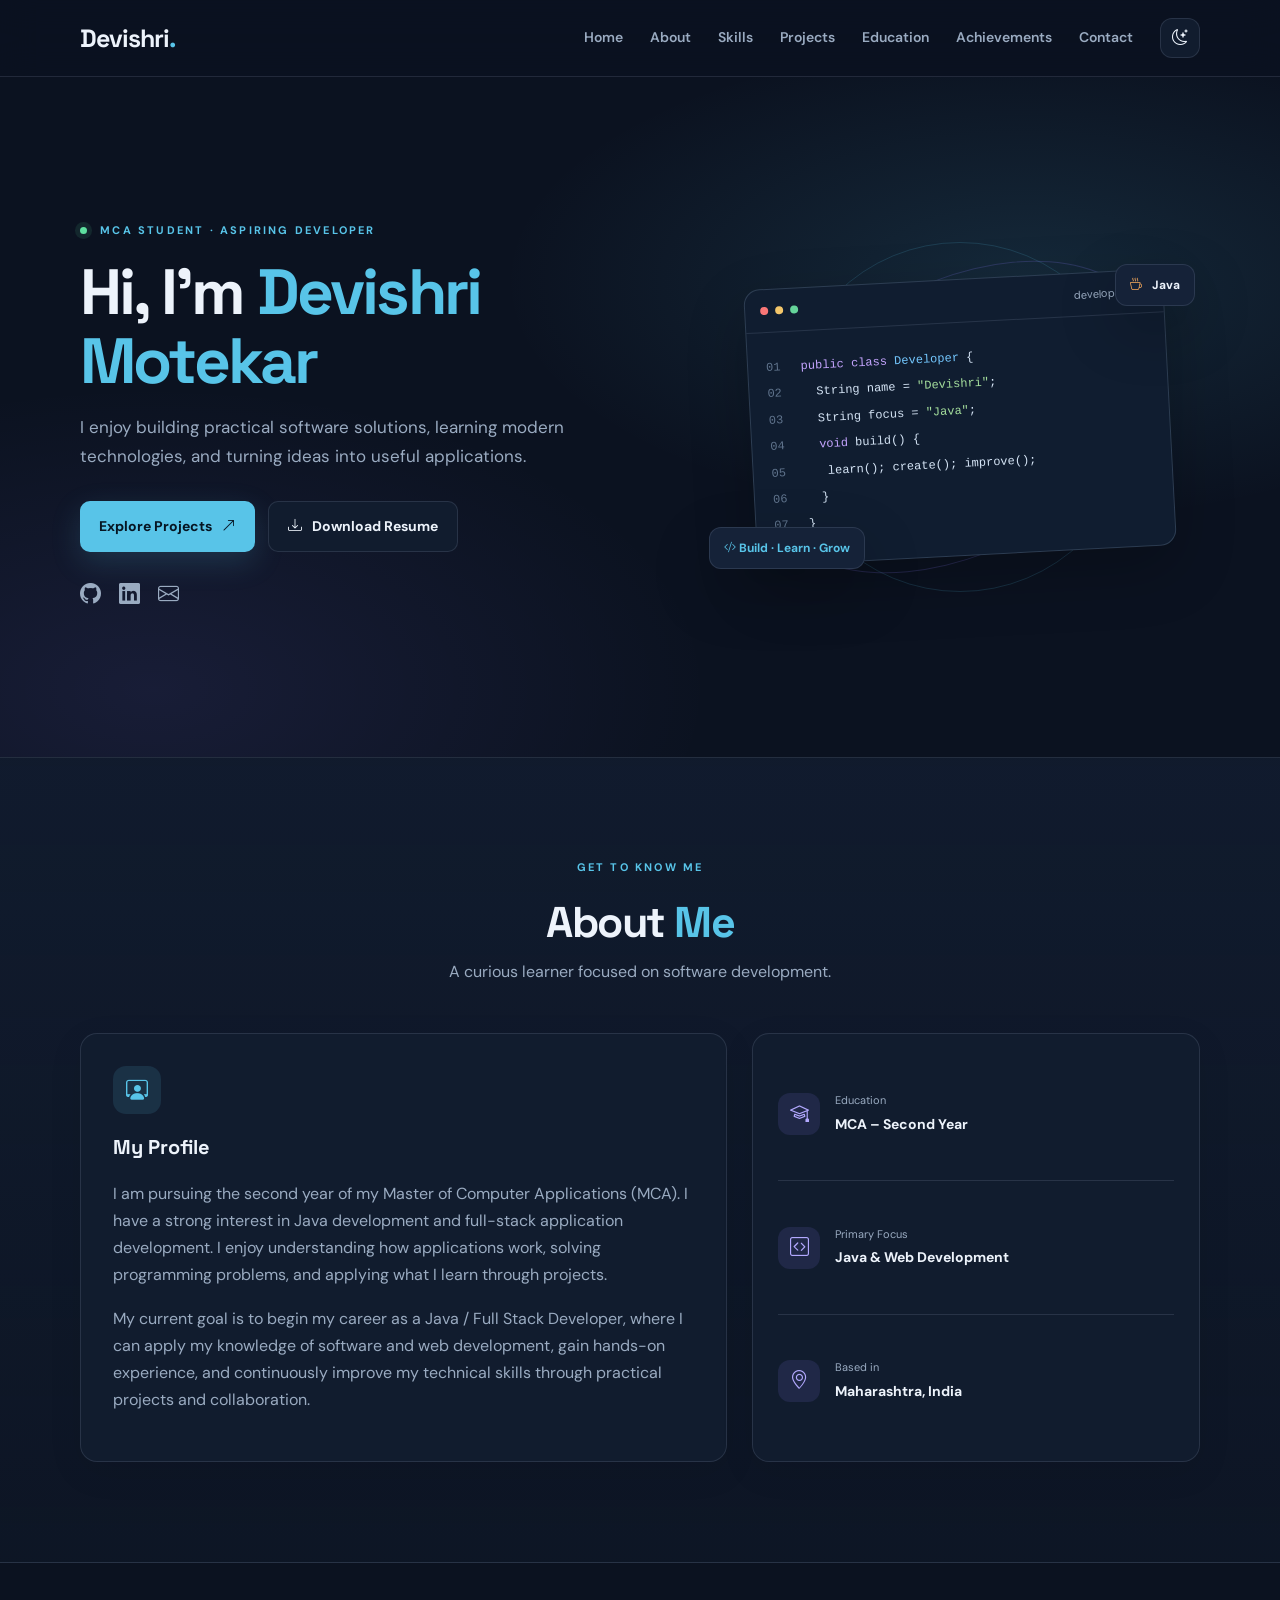
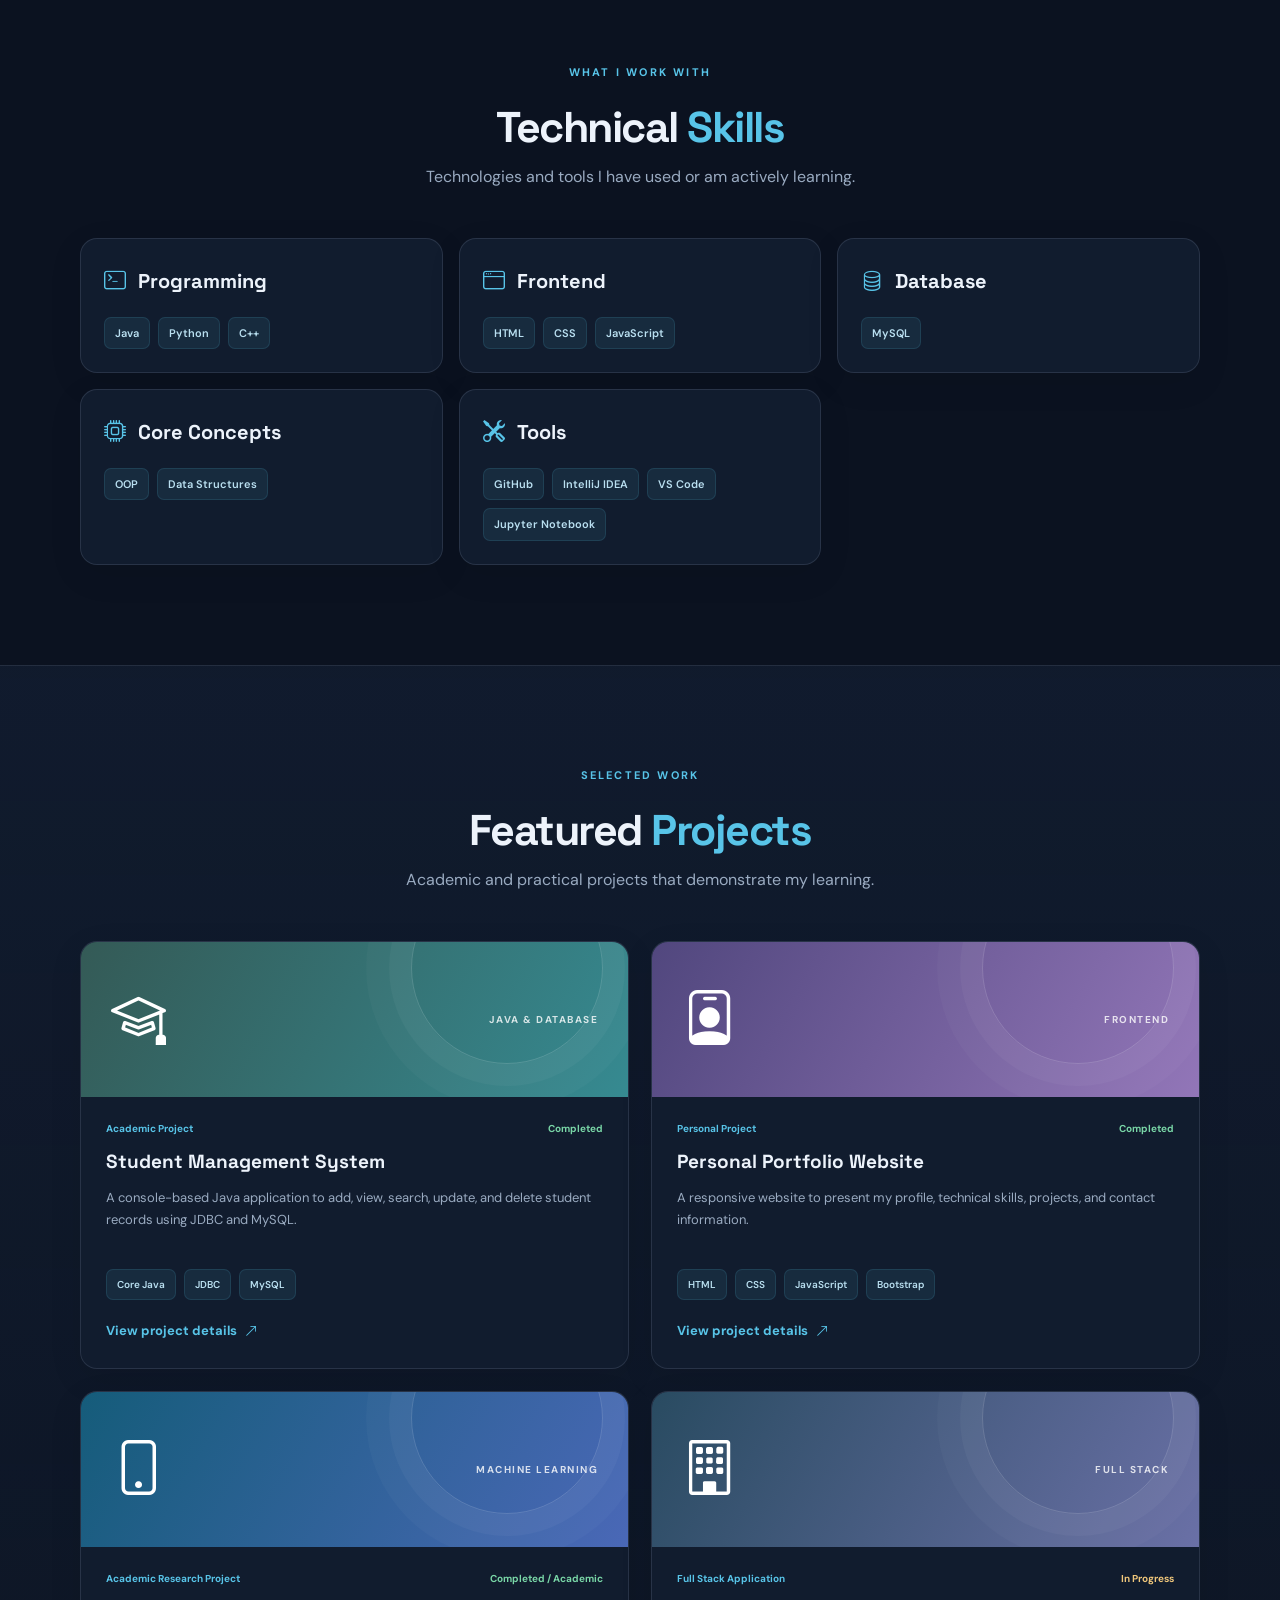
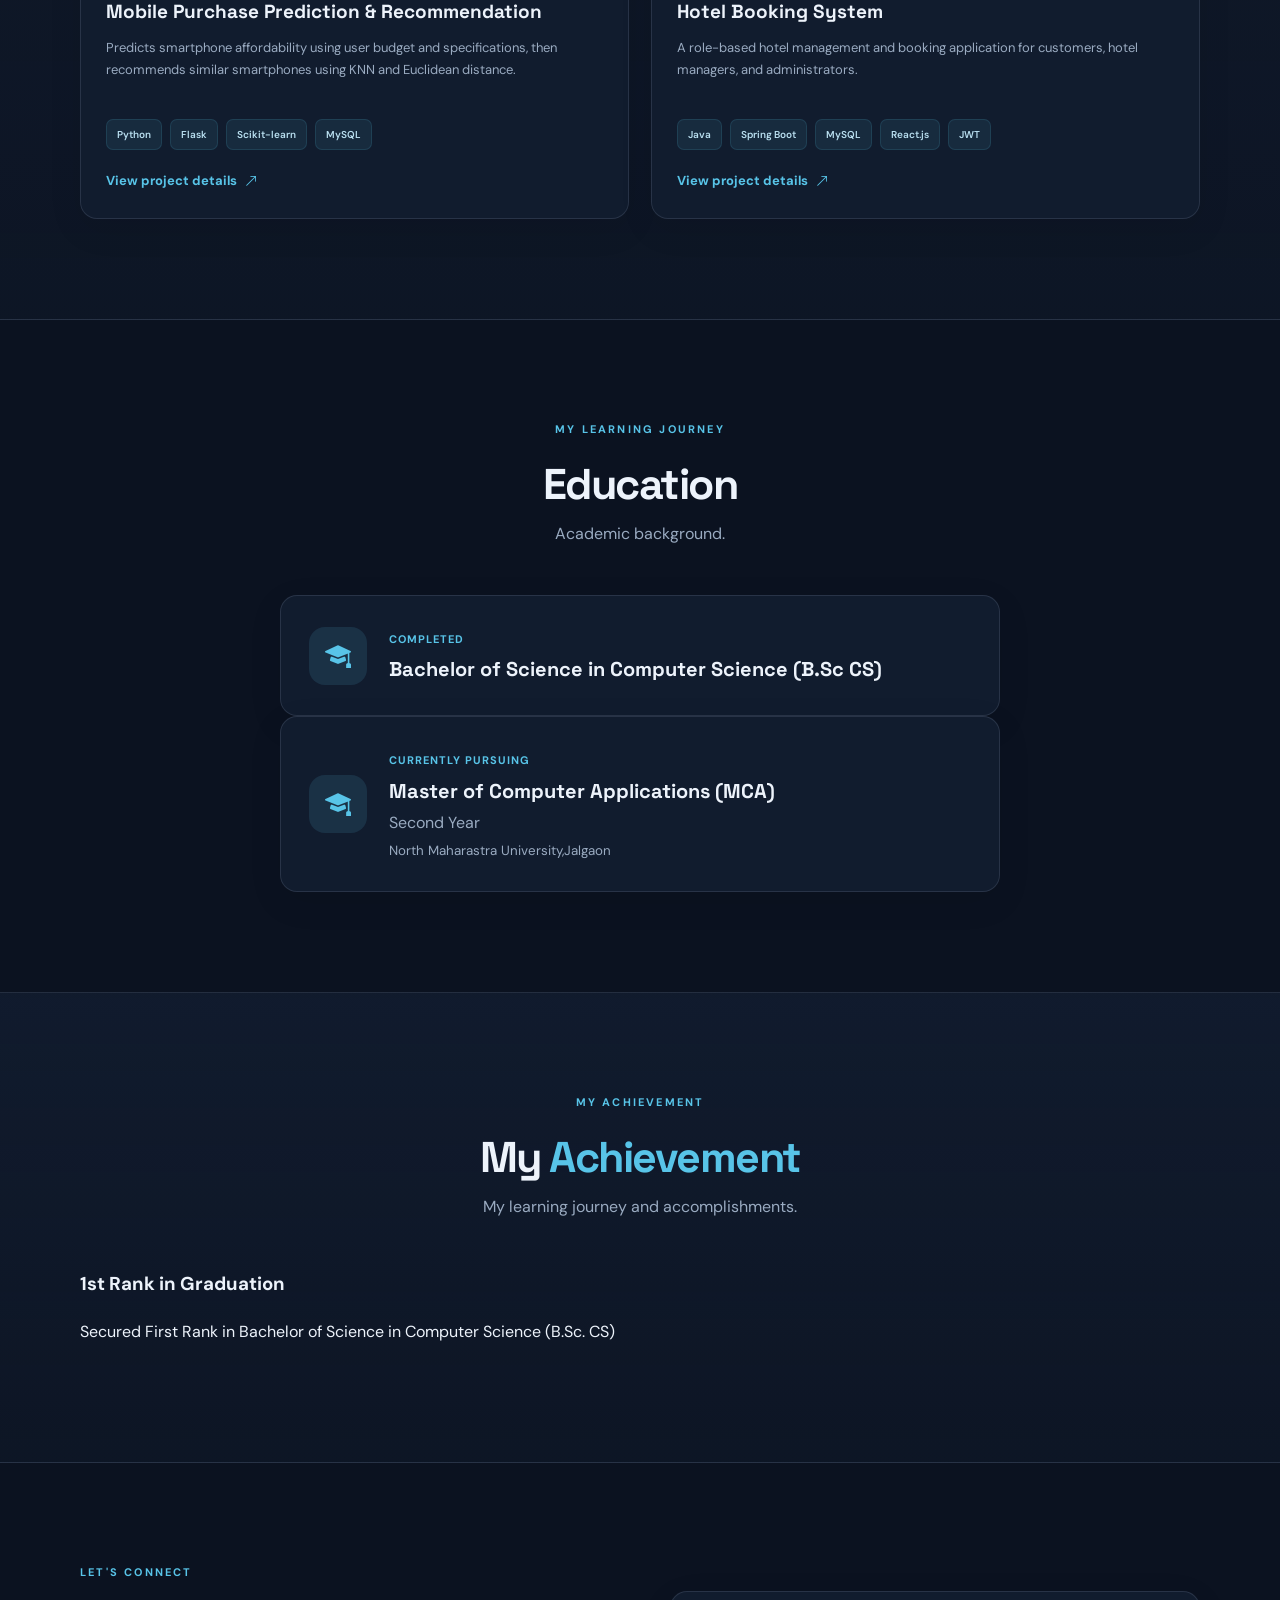
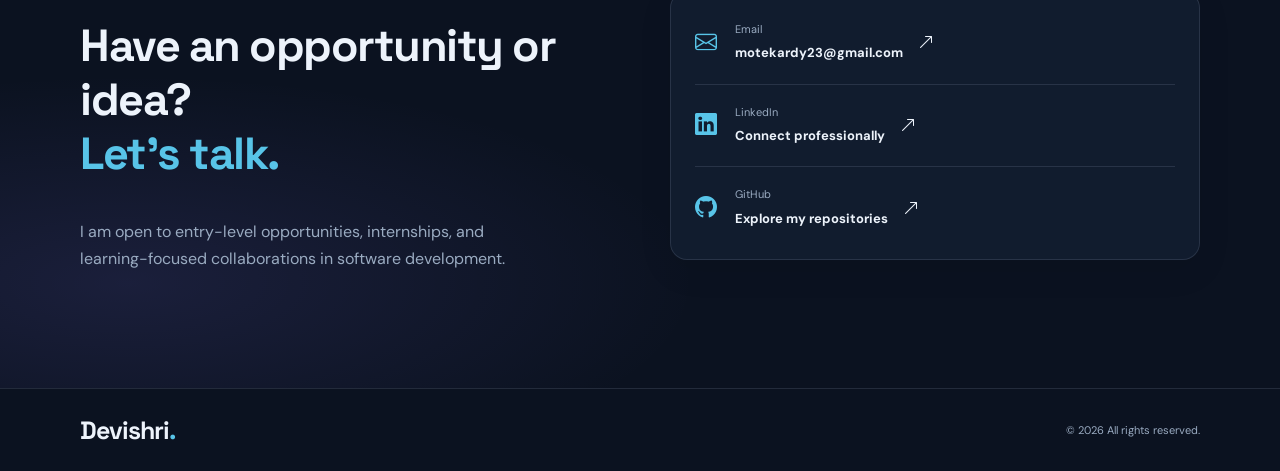
<file: index.html>
<!DOCTYPE html>
<html lang="en">

<head>
    <meta charset="UTF-8">

    <meta name="viewport"
          content="width=device-width, initial-scale=1.0">

    <meta name="description"
          content="Devishri Motekar - MCA student and aspiring Java Full Stack Developer. Explore skills, projects and contact details.">

    <meta name="theme-color" content="#0b1220">

    <title>Devishri Motekar | Java & Full Stack Developer</title>

    <!-- Google Fonts -->
    <link rel="preconnect" href="https://fonts.googleapis.com">
    <link rel="preconnect" href="https://fonts.gstatic.com" crossorigin>

    <link href="https://fonts.googleapis.com/css2?family=DM+Sans:wght@400;500;600;700&family=Space+Grotesk:wght@500;600;700&display=swap"
          rel="stylesheet">

    <!-- Bootstrap Icons -->
    <link href="https://cdn.jsdelivr.net/npm/bootstrap-icons@1.11.3/font/bootstrap-icons.min.css"
          rel="stylesheet">

    <!-- Custom CSS -->
    <link rel="stylesheet" href="style.css">
</head>

<body>

    <!-- Header and Navigation -->
    <header class="site-header">

        <nav class="nav container" aria-label="Main navigation">

            <a class="brand" href="#home">
                Devishri<span>.</span>
            </a>

            <button class="nav-toggle"
                    id="navToggle"
                    aria-label="Open navigation"
                    aria-expanded="false">
                <i class="bi bi-list"></i>
            </button>

            <div class="nav-links" id="navLinks">

                <a href="#home">Home</a>
                <a href="#about">About</a>
                <a href="#skills">Skills</a>
                <a href="#projects">Projects</a>
                <a href="#education">Education</a>
                <a href="#achievements">Achievements</a>
                <a href="#contact">Contact</a>

                <button class="icon-btn"
                        id="themeToggle"
                        aria-label="Toggle theme">
                    <i class="bi bi-moon-stars"></i>
                </button>

            </div>
        </nav>
    </header>


    <!-- Main Content -->
    <main>

        <!-- Hero Section -->
        <section class="hero section" id="home">

            <div class="container hero-grid">

                <div class="hero-copy">

                    <p class="eyebrow">
                        <span class="status-dot"></span>
                        MCA STUDENT · ASPIRING DEVELOPER
                    </p>

                    <h1>
                        Hi, I'm <span>Devishri Motekar</span>
                    </h1>

                    <p class="hero-text">
                        I enjoy building practical software solutions,
                        learning modern technologies, and turning ideas
                        into useful applications.
                    </p>

                    <div class="hero-actions">

                        <a class="btn btn-primary" href="#projects">
                            Explore Projects
                            <i class="bi bi-arrow-up-right"></i>
                        </a>

                        <a class="btn btn-secondary"
                           href="resume.pdf"
                           download>
                            <i class="bi bi-download"></i>
                            Download Resume
                        </a>

                    </div>

                    <div class="social-inline">

                        <a href="https://github.com/Devishri23"
                           target="_blank"
                           rel="noopener noreferrer"
                           aria-label="GitHub">
                            <i class="bi bi-github"></i>
                        </a>

                        <a href="https://www.linkedin.com/in/devishri-motekar-33b5ba380/"
                           target="_blank"
                           rel="noopener noreferrer"
                           aria-label="LinkedIn">
                            <i class="bi bi-linkedin"></i>
                        </a>

                        <a href="mailto:motekardy23@gmail.com"
                           aria-label="Email">
                            <i class="bi bi-envelope"></i>
                        </a>

                    </div>
                </div>


                <!-- Developer Illustration -->
                <div class="hero-art" aria-label="Developer illustration">

                    <div class="orbit orbit-one"></div>
                    <div class="orbit orbit-two"></div>

                    <div class="code-window">

                        <div class="window-top">
                            <span></span>
                            <span></span>
                            <span></span>
                            <small>developer.java</small>
                        </div>

                        <div class="code-lines">

                            <p>
                                <b>01</b>
                                <span class="code-purple">public class</span>
                                <span class="code-blue">Developer</span> {
                            </p>

                            <p>
                                <b>02</b>
                                &nbsp; String name =
                                <span class="code-green">"Devishri"</span>;
                            </p>

                            <p>
                                <b>03</b>
                                &nbsp; String focus =
                                <span class="code-green">"Java"</span>;
                            </p>

                            <p>
                                <b>04</b>
                                &nbsp;
                                <span class="code-purple">void</span> build() {
                            </p>

                            <p>
                                <b>05</b>
                                &nbsp;&nbsp; learn(); create(); improve();
                            </p>

                            <p>
                                <b>06</b>
                                &nbsp; }
                            </p>

                            <p>
                                <b>07</b>
                                }
                            </p>

                        </div>
                    </div>

                    <div class="floating-chip chip-java">
                        <i class="bi bi-cup-hot"></i>
                        Java
                    </div>

                    <div class="floating-chip chip-code">
                        <i class="bi bi-code-slash"></i>
                        Build · Learn · Grow
                    </div>

                </div>
            </div>

        </section>


        <!-- About Section -->
        <section class="section section-alt" id="about">

            <div class="container">

                <div class="section-heading">

                    <p class="eyebrow">GET TO KNOW ME</p>

                    <h2>
                        About <span>Me</span>
                    </h2>

                    <p>
                        A curious learner focused on software development.
                    </p>

                </div>


                <div class="about-grid">

                    <div class="about-card">

                        <div class="about-icon">
                            <i class="bi bi-person-workspace"></i>
                        </div>

                        <h3>My Profile</h3>

                        <p>
                            I am pursuing the second year of my Master of
                            Computer Applications (MCA). I have a strong
                            interest in Java development and full-stack
                            application development. I enjoy understanding
                            how applications work, solving programming
                            problems, and applying what I learn through
                            projects.
                        </p>

                        <p>
                           My current goal is to begin my career as a Java / Full Stack Developer, 
                           where I can apply my knowledge of software and web development, 
                           gain hands-on experience, and continuously improve my technical 
                           skills through practical projects and collaboration.
                        </p>

                    </div>


                    <!-- Quick Facts -->
                    <div class="quick-facts">

                        <div class="fact">

                            <span class="fact-icon">
                                <i class="bi bi-mortarboard"></i>
                            </span>

                            <div>
                                <small>Education</small>
                                <strong>MCA – Second Year</strong>
                            </div>

                        </div>

                        <div class="fact">

                            <span class="fact-icon">
                                <i class="bi bi-code-square"></i>
                            </span>

                            <div>
                                <small>Primary Focus</small>
                                <strong>Java & Web Development</strong>
                            </div>

                        </div>

                        <div class="fact">

                            <span class="fact-icon">
                                <i class="bi bi-geo-alt"></i>
                            </span>

                            <div>
                                <small>Based in</small>
                                <strong>Maharashtra, India</strong>
                            </div>

                        </div>

                    </div>
                </div>
            </div>
        </section>


        <!-- Skills Section -->
        <section class="section" id="skills">

            <div class="container">

                <div class="section-heading">

                    <p class="eyebrow">WHAT I WORK WITH</p>

                    <h2>
                        Technical <span>Skills</span>
                    </h2>

                    <p>
                        Technologies and tools I have used or am actively learning.
                    </p>

                </div>


                <div class="skills-grid">

                    <article class="skill-card">

                        <div class="skill-card-head">
                            <i class="bi bi-terminal"></i>
                            <h3>Programming</h3>
                        </div>

                        <div class="tags">
                            <span>Java</span>
                            <span>Python</span>
                            <span>C++</span>
                        </div>

                    </article>


                    <article class="skill-card">

                        <div class="skill-card-head">
                            <i class="bi bi-window"></i>
                            <h3>Frontend</h3>
                        </div>

                        <div class="tags">
                            <span>HTML</span>
                            <span>CSS</span>
                            <span>JavaScript</span>
                        </div>

                    </article>

                    <article class="skill-card">

                        <div class="skill-card-head">
                            <i class="bi bi-database"></i>
                            <h3>Database</h3>
                        </div>

                        <div class="tags">
                            <span>MySQL</span> 
                        </div>

                    </article>


                    <article class="skill-card">

                        <div class="skill-card-head">
                            <i class="bi bi-cpu"></i>
                            <h3>Core Concepts</h3>
                        </div>

                        <div class="tags">
                            <span>OOP</span>
                            <span>Data Structures</span>
                        </div>

                    </article>


                    <article class="skill-card">

                        <div class="skill-card-head">
                            <i class="bi bi-tools"></i>
                            <h3>Tools</h3>
                        </div>

                        <div class="tags">
                            <span>GitHub</span>
                            <span>IntelliJ IDEA</span>
                            <span>VS Code</span>
                            <span>Jupyter Notebook</span>
                        </div>

                    </article>

                </div>
            </div>
        </section>


        <!-- Projects Section -->
        <section class="section section-alt" id="projects">

            <div class="container">

                <div class="section-heading">

                    <p class="eyebrow">SELECTED WORK</p>

                    <h2>
                        Featured <span>Projects</span>
                    </h2>

                    <p>
                        Academic and practical projects that demonstrate my learning.
                    </p>

                </div>


                <div class="projects-grid">
                    <!-- Student Management System Project -->
                    <article class="project-card">

                        <div class="project-visual visual-student">
                            <i class="bi bi-mortarboard"></i>
                            <span>JAVA & DATABASE</span>
                        </div>

                        <div class="project-content">

                            <div class="project-meta">
                                <span class="project-label">
                                    Academic Project
                                </span>

                                <span class="project-state">
                                    Completed
                                </span>
                            </div>

                            <h3>Student Management System</h3>

                            <p>
                                A console-based Java application to add,
                                view, search, update, and delete student
                                records using JDBC and MySQL.
                            </p>

                            <div class="tags">
                                <span>Core Java</span>
                                <span>JDBC</span>
                                <span>MySQL</span>
                            </div>

                            <a class="text-link" href="student-project.html">
                                View project details
                                <i class="bi bi-arrow-up-right"></i>
                            </a>

                        </div>
                    </article>

                    <!-- Personal Portfolio Project -->
                    <article class="project-card">

                        <div class="project-visual visual-portfolio">
                            <i class="bi bi-person-badge"></i>
                            <span>FRONTEND</span>
                        </div>

                        <div class="project-content">

                            <div class="project-meta">
                                <span class="project-label">
                                    Personal Project
                                </span>

                                <span class="project-state">
                                    Completed
                                </span>
                            </div>

                            <h3>Personal Portfolio Website</h3>

                            <p>
                                A responsive website to present my profile,
                                technical skills, projects, and contact
                                information.
                            </p>

                            <div class="tags">
                                <span>HTML</span>
                                <span>CSS</span>
                                <span>JavaScript</span>
                                <span>Bootstrap</span>
                            </div>

                            <a class="text-link" href="portfolio-project.html">
                                View project details
                                <i class="bi bi-arrow-up-right"></i>
                            </a>

                        </div>
                    </article>

                    <!-- Mobile Purchase Prediction Project -->
                    <article class="project-card">

                        <div class="project-visual visual-ml">
                            <i class="bi bi-phone"></i>
                            <span>MACHINE LEARNING</span>
                        </div>

                        <div class="project-content">

                            <div class="project-meta">
                                <span class="project-label">
                                    Academic Research Project
                                </span>

                                <span class="project-state">
                                    Completed / Academic
                                </span>
                            </div>

                            <h3>
                                Mobile Purchase Prediction & Recommendation
                            </h3>

                            <p>
                                Predicts smartphone affordability using user
                                budget and specifications, then recommends
                                similar smartphones using KNN and Euclidean
                                distance.
                            </p>

                            <div class="tags">
                                <span>Python</span>
                                <span>Flask</span>
                                <span>Scikit-learn</span>
                                <span>MySQL</span>
                            </div>

                            <a class="text-link" href="mobile-project.html">
                                View project details
                                <i class="bi bi-arrow-up-right"></i>
                            </a>

                        </div>
                    </article>


                    <!-- Hotel Booking System Project -->
                    <article class="project-card">

                        <div class="project-visual visual-hotel">
                            <i class="bi bi-building"></i>
                            <span>FULL STACK</span>
                        </div>

                        <div class="project-content">

                            <div class="project-meta">
                                <span class="project-label">
                                    Full Stack Application
                                </span>

                                <span class="project-state state-progress">
                                    In Progress
                                </span>
                            </div>

                            <h3>Hotel Booking System</h3>

                            <p>
                                A role-based hotel management and booking
                                application for customers, hotel managers,
                                and administrators.
                            </p>

                            <div class="tags">
                                <span>Java</span>
                                <span>Spring Boot</span>
                                <span>MySQL</span>
                                <span>React.js</span>
                                <span>JWT</span>
                            </div>

                            <a class="text-link" href="hotel-project.html">
                                View project details
                                <i class="bi bi-arrow-up-right"></i>
                            </a>

                        </div>
                    </article>
                </div>
            </div>
        </section>


        <!-- Education Section -->
        <section class="section" id="education">

            <div class="container">

                <div class="section-heading">

                    <p class="eyebrow">MY LEARNING JOURNEY</p>

                    <h2>Education</h2>

                    <p>Academic background.</p>

                </div>

                <div class="education-card">

                    <div class="education-mark">
                        <i class="bi bi-mortarboard-fill"></i>
                    </div>

                    <div>

                        <span class="education-period">
                            Completed
                        </span>

                        <h3>
                            Bachelor of Science in Computer Science (B.Sc CS)
                        </h3>

                    </div>
                </div>

                <div class="education-card">

                    <div class="education-mark">
                        <i class="bi bi-mortarboard-fill"></i>
                    </div>

                    <div>

                        <span class="education-period">
                            Currently pursuing
                        </span>

                        <h3>
                            Master of Computer Applications (MCA)
                        </h3>

                        <p>Second Year</p>

                        <small>
                            North Maharastra University,Jalgaon
                        </small>

                    </div>
                </div>
            </div>
        </section>


        
        <!-- Achievements Section -->
        <section class="section section-alt" id="achievements">

            <div class="container">

                <div class="section-heading">

                    <p class="eyebrow">MY ACHIEVEMENT</p>

                    <h2>
                    My <span>Achievement</span>
                    </h2>

                    <p>My learning journey and accomplishments.</p>

                </div>

                <div class="achievement-list">

                    <div class="achievement-card">

                        <h3>1st Rank in Graduation</h3>

                        <p>
                        Secured First Rank in Bachelor of Science in Computer Science (B.Sc. CS)

                        </p>
                    </div>
                </div>
            </div>

        </section>



        <!-- Contact Section -->
        <section class="section contact-section" id="contact">

            <div class="container contact-grid">

                <div>

                    <p class="eyebrow">LET'S CONNECT</p>

                    <h2>
                        Have an opportunity or idea?
                        <br>
                        <span>Let's talk.</span>
                    </h2>

                    <p class="contact-intro">
                        I am open to entry-level opportunities, internships,
                        and learning-focused collaborations in software
                        development.
                    </p>

                </div>


                <div class="contact-card">

                    <a href="mailto:motekardy23@gmail.com">

                        <i class="bi bi-envelope"></i>

                        <span>
                            <small>Email</small>
                            <strong>motekardy23@gmail.com</strong>
                        </span>

                        <i class="bi bi-arrow-up-right ms-auto"></i>

                    </a>


                    <a href="https://www.linkedin.com/in/devishri-motekar-33b5ba380/"
                       target="_blank"
                       rel="noopener noreferrer">

                        <i class="bi bi-linkedin"></i>

                        <span>
                            <small>LinkedIn</small>
                            <strong>Connect professionally</strong>
                        </span>

                        <i class="bi bi-arrow-up-right ms-auto"></i>

                    </a>


                    <a href="https://github.com/Devishri23"
                       target="_blank"
                       rel="noopener noreferrer">

                        <i class="bi bi-github"></i>

                        <span>
                            <small>GitHub</small>
                            <strong>Explore my repositories</strong>
                        </span>

                        <i class="bi bi-arrow-up-right ms-auto"></i>

                    </a>

                </div>
            </div>
        </section>

    </main>


    <!-- Footer -->
    <footer class="footer">

        <div class="container footer-inner">

            <a class="brand" href="#home">
                Devishri<span>.</span>
            </a>

            <small>
                © <span id="year"></span>
                All rights reserved.
            </small>

        </div>
    </footer>


    <!-- JavaScript -->
    <script src="script.js"></script>

</body>
</html>
</file>
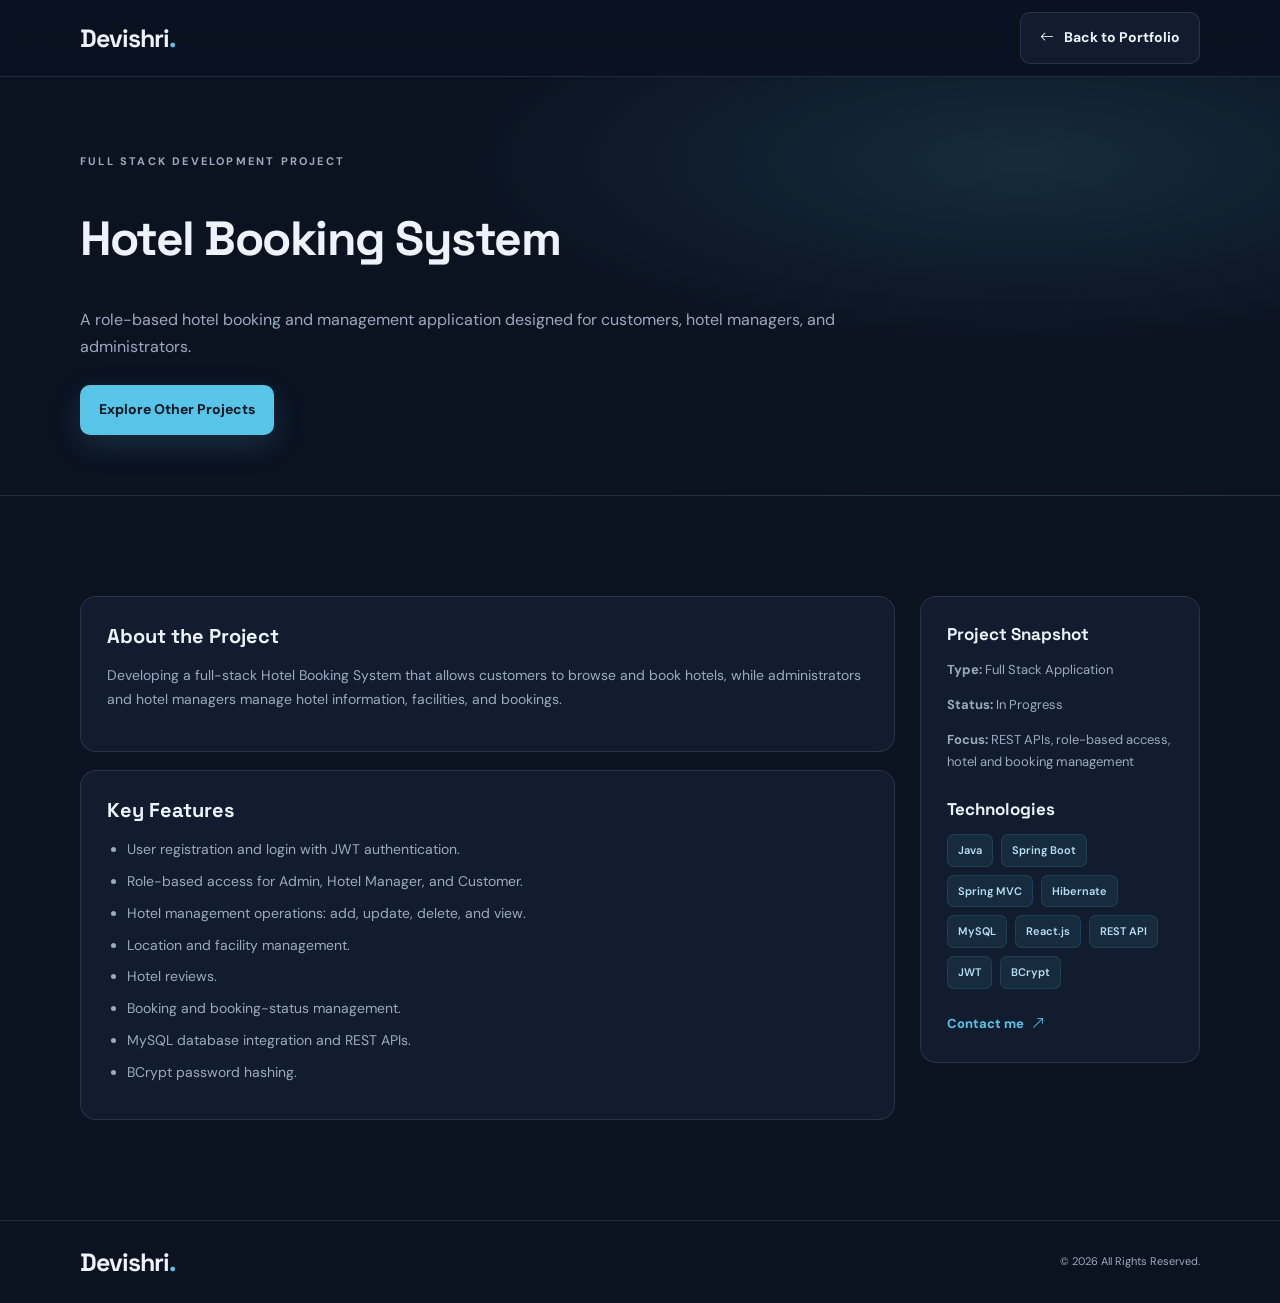
<file: hotel-project.html>
<!DOCTYPE html>
<html lang="en">

<head>
    <meta charset="UTF-8">
    <meta name="viewport" content="width=device-width, initial-scale=1.0">

    <meta name="description" content="Full-stack hotel booking and management application using Spring Boot and MySQL.">

    <title>Hotel Booking System | Devishri Motekar</title>

    <!-- Google Fonts -->
    <link href="https://fonts.googleapis.com/css2?family=DM+Sans:wght@400;500;600;700&family=Space+Grotesk:wght@500;600;700&display=swap" rel="stylesheet">

    <!-- Bootstrap Icons -->
    <link href="https://cdn.jsdelivr.net/npm/bootstrap-icons@1.11.3/font/bootstrap-icons.min.css" rel="stylesheet">

    <!-- Custom CSS -->
    <link rel="stylesheet" href="style.css">

    <style>
        .detail-hero {
            padding: 75px 0 60px;
            background: radial-gradient(ellipse at 80% 20%, rgba(88,196,232,.14), transparent 40%), var(--bg);
            border-bottom: 1px solid var(--line);
        }

        .detail-hero h1 {
            font: 700 clamp(32px,5vw,48px)/1.15 "Space Grotesk",sans-serif;
            max-width: 850px;
            letter-spacing: -1.5px;
        }

        .detail-hero p {
            color: var(--muted);
            max-width: 760px;
        }

        .detail-layout {
            display: grid;
            grid-template-columns: minmax(0,1fr) 280px;
            gap: 25px;
            align-items: start;
        }

        .detail-main {
            display: grid;
            gap: 18px;
        }

        .detail-card,
        .detail-aside {
            background: var(--surface);
            border: 1px solid var(--line);
            border-radius: 16px;
            padding: 26px;
        }

        .detail-card h2 {
            font: 700 20px "Space Grotesk",sans-serif;
            margin: 0 0 15px;
        }

        .detail-card p,
        .detail-card li {
            color: var(--muted);
            font-size: 14px;
        }

        .detail-card ul {
            padding-left: 20px;
            margin: 0;
        }

        .detail-card li {
            margin: 8px 0;
        }

        .detail-aside {
            position: sticky;
            top: 100px;
        }

        .detail-aside h3 {
            font: 700 17px "Space Grotesk",sans-serif;
            margin: 0 0 14px;
        }

        .detail-aside p {
            color: var(--muted);
            font-size: 13px;
        }

        .detail-aside .tags {
            margin-bottom: 20px;
        }

        .detail-actions {
            display: flex;
            gap: 12px;
            flex-wrap: wrap;
            margin-top: 25px;
        }

        .workflow {
            display: grid;
            gap: 10px;
            counter-reset: step;
        }

        .workflow div {
            padding: 12px 15px;
            border-radius: 9px;
            background: var(--surface-2);
            font-size: 13px;
            color: var(--text);
        }

        .workflow div:before {
            counter-increment: step;
            content: counter(step) ". ";
            color: var(--accent);
            font-weight: 700;
        }

        @media(max-width:800px) {
            .detail-layout {
                grid-template-columns: 1fr;
            }

            .detail-aside {
                position: static;
            }
        }
    </style>
</head>

<body>

    <!-- Header -->
    <header class="site-header">

        <nav class="nav container">

            <a class="brand" href="index.html">
                Devishri<span>.</span>
            </a>

            <a class="btn btn-secondary" href="index.html#projects">
                <i class="bi bi-arrow-left"></i>
                Back to Portfolio
            </a>

        </nav>

    </header>

    <!-- Hero Section -->
    <section class="detail-hero">

        <div class="container">

            <p class="eyebrow">
                FULL STACK DEVELOPMENT PROJECT
            </p>

            <h1>Hotel Booking System</h1>

            <p>
                A role-based hotel booking and management application
                designed for customers, hotel managers, and administrators.
            </p>

            <div class="detail-actions">

                <a class="btn btn-primary" href="index.html#projects">
                    Explore Other Projects
                </a>

            </div>

        </div>

    </section>

    <!-- Main Content -->
    <main class="section">

        <div class="container detail-layout">

            <div class="detail-main">

                <!-- About Project -->
                <section class="detail-card">

                    <h2>About the Project</h2>

                    <p>
                        Developing a full-stack Hotel Booking System
                        that allows customers to browse and book hotels,
                        while administrators and hotel managers manage
                        hotel information, facilities, and bookings.
                    </p>

                </section>

                <!-- Key Features -->
                <section class="detail-card">

                    <h2>Key Features</h2>

                    <ul>
                        <li>User registration and login with JWT authentication.</li>
                        <li>Role-based access for Admin, Hotel Manager, and Customer.</li>
                        <li>Hotel management operations: add, update, delete, and view.</li>
                        <li>Location and facility management.</li>
                        <li>Hotel reviews.</li>
                        <li>Booking and booking-status management.</li>
                        <li>MySQL database integration and REST APIs.</li>
                        <li>BCrypt password hashing.</li>
                    </ul>

                </section>

            </div>

            <!-- Sidebar -->
            <aside class="detail-aside">

                <h3>Project Snapshot</h3>

                <p>
                    <strong>Type:</strong> Full Stack Application
                </p>

                <p>
                    <strong>Status:</strong> In Progress
                </p>

                <p>
                    <strong>Focus:</strong> REST APIs, role-based access,
                    hotel and booking management
                </p>

                <h3 style="margin-top:25px">
                    Technologies
                </h3>

                <div class="tags">

                    <span>Java</span>
                    <span>Spring Boot</span>
                    <span>Spring MVC</span>
                    <span>Hibernate</span>
                    <span>MySQL</span>
                    <span>React.js</span>
                    <span>REST API</span>
                    <span>JWT</span>
                    <span>BCrypt</span>

                </div>

                <a class="text-link" href="index.html#contact">
                    Contact me
                    <i class="bi bi-arrow-up-right"></i>
                </a>

            </aside>

        </div>

    </main>

    <!-- Footer -->
    <footer class="footer">

        <div class="container footer-inner">

            <a class="brand" href="index.html">
                Devishri<span>.</span>
            </a>

            <small>
                © <span id="year"></span> 
                All Rights Reserved.
            </small>

        </div>

    </footer>

    <!-- JavaScript -->
    <script src="script.js"></script>

</body>
</html>
</file>
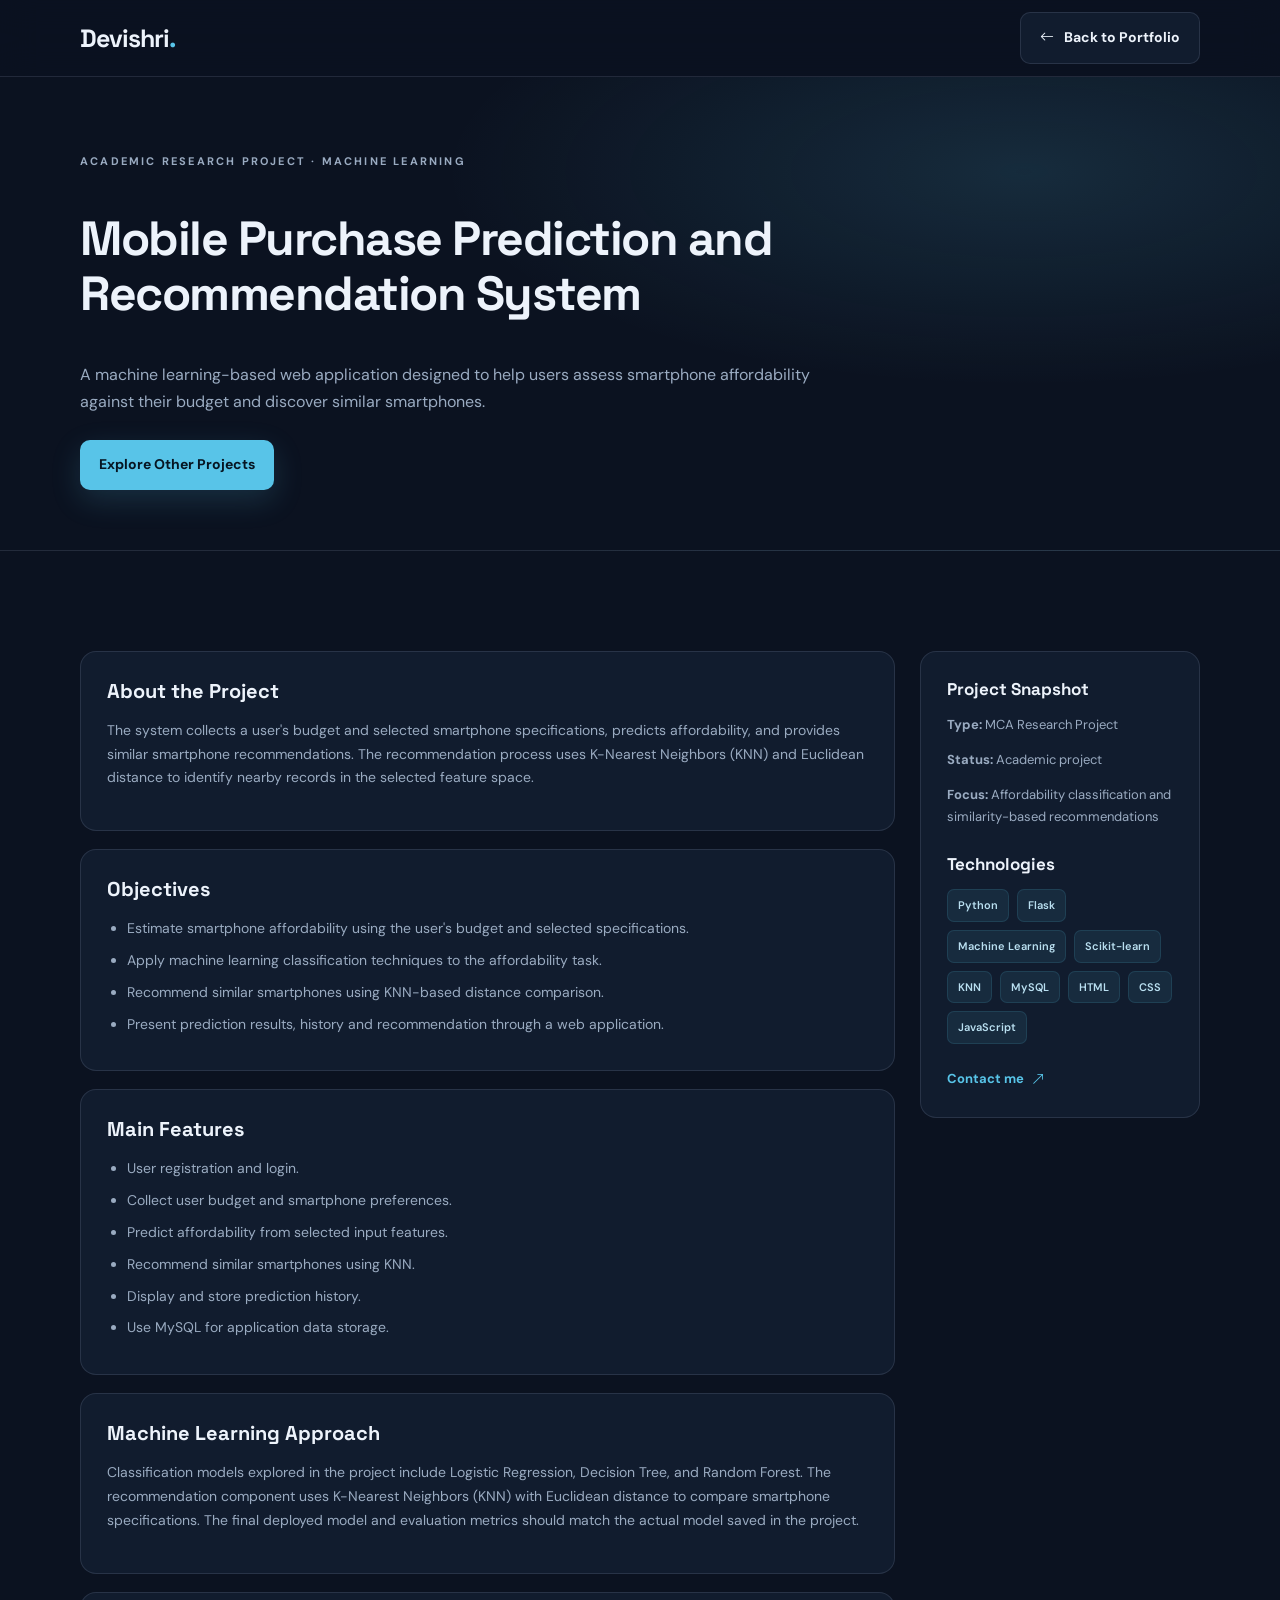
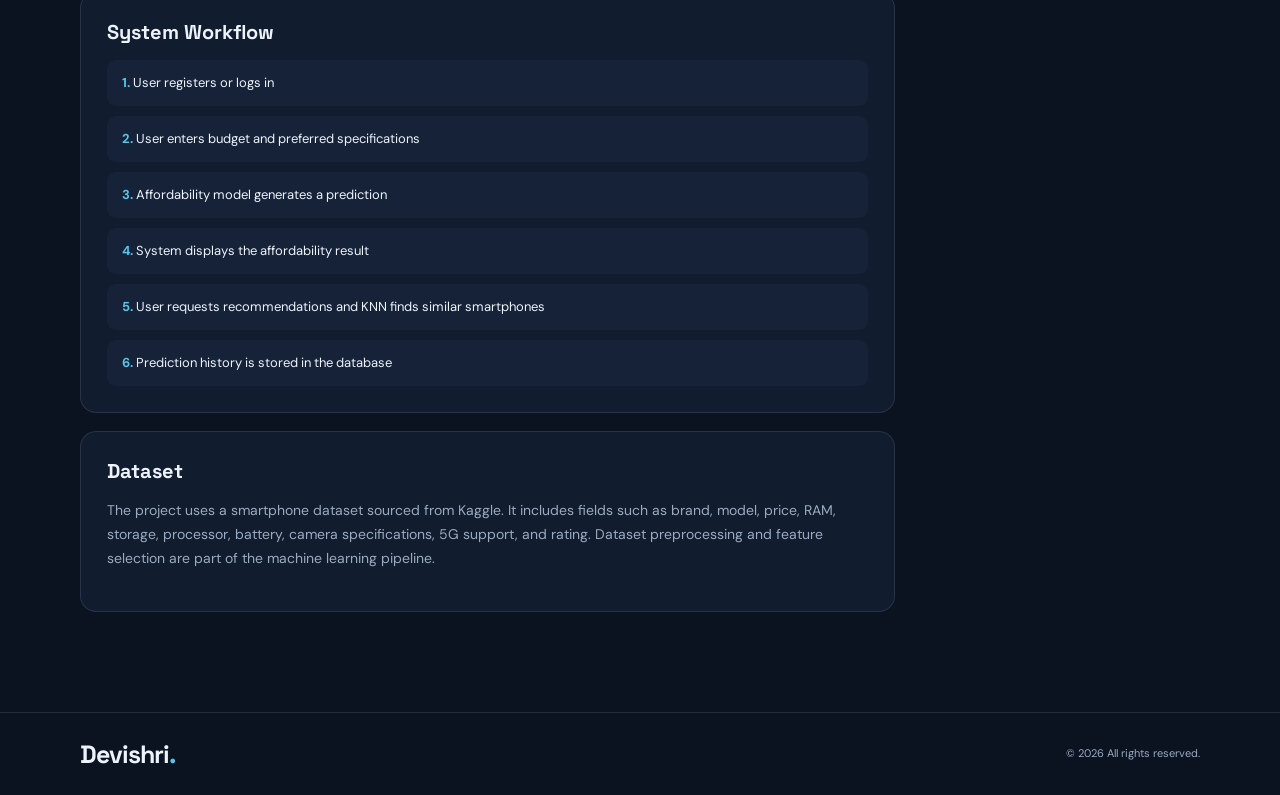
<file: mobile-project.html>
<!DOCTYPE html>
<html lang="en">

<head>
    <meta charset="UTF-8">
    <meta name="viewport" content="width=device-width, initial-scale=1.0">

    <meta name="description" content="Machine learning-based smartphone affordability prediction and recommendation project.">

    <title>Mobile Purchase Prediction and Recommendation System | Devishri Motekar</title>

    <!-- Google Fonts -->
    <link href="https://fonts.googleapis.com/css2?family=DM+Sans:wght@400;500;600;700&family=Space+Grotesk:wght@500;600;700&display=swap" rel="stylesheet">

    <!-- Bootstrap Icons -->
    <link href="https://cdn.jsdelivr.net/npm/bootstrap-icons@1.11.3/font/bootstrap-icons.min.css" rel="stylesheet">

    <!-- Custom CSS -->
    <link rel="stylesheet" href="style.css">

    <style>
        .detail-hero {
            padding: 75px 0 60px;
            background: radial-gradient(ellipse at 80% 20%, rgba(88,196,232,.14), transparent 40%), var(--bg);
            border-bottom: 1px solid var(--line);
        }

        .detail-hero h1 {
            font: 700 clamp(32px,5vw,48px)/1.15 "Space Grotesk",sans-serif;
            max-width: 850px;
            letter-spacing: -1.5px;
        }

        .detail-hero p {
            color: var(--muted);
            max-width: 760px;
        }

        .detail-layout {
            display: grid;
            grid-template-columns: minmax(0,1fr) 280px;
            gap: 25px;
            align-items: start;
        }

        .detail-main {
            display: grid;
            gap: 18px;
        }

        .detail-card,
        .detail-aside {
            background: var(--surface);
            border: 1px solid var(--line);
            border-radius: 16px;
            padding: 26px;
        }

        .detail-card h2 {
            font: 700 20px "Space Grotesk",sans-serif;
            margin: 0 0 15px;
        }

        .detail-card p,
        .detail-card li {
            color: var(--muted);
            font-size: 14px;
        }

        .detail-card ul {
            padding-left: 20px;
            margin: 0;
        }

        .detail-card li {
            margin: 8px 0;
        }

        .detail-aside {
            position: sticky;
            top: 100px;
        }

        .detail-aside h3 {
            font: 700 17px "Space Grotesk",sans-serif;
            margin: 0 0 14px;
        }

        .detail-aside p {
            color: var(--muted);
            font-size: 13px;
        }

        .detail-aside .tags {
            margin-bottom: 20px;
        }

        .detail-actions {
            display: flex;
            gap: 12px;
            flex-wrap: wrap;
            margin-top: 25px;
        }

        .workflow {
            display: grid;
            gap: 10px;
            counter-reset: step;
        }

        .workflow div {
            padding: 12px 15px;
            border-radius: 9px;
            background: var(--surface-2);
            font-size: 13px;
            color: var(--text);
        }

        .workflow div:before {
            counter-increment: step;
            content: counter(step) ". ";
            color: var(--accent);
            font-weight: 700;
        }

        @media(max-width:800px) {
            .detail-layout {
                grid-template-columns: 1fr;
            }

            .detail-aside {
                position: static;
            }
        }
    </style>
</head>

<body>

    <!-- Header -->
    <header class="site-header">

        <nav class="nav container">

            <a class="brand" href="index.html">
                Devishri<span>.</span>
            </a>

            <a class="btn btn-secondary" href="index.html#projects">
                <i class="bi bi-arrow-left"></i>
                Back to Portfolio
            </a>

        </nav>

    </header>

    <!-- Hero Section -->
    <section class="detail-hero">

        <div class="container">

            <p class="eyebrow">
                ACADEMIC RESEARCH PROJECT · MACHINE LEARNING
            </p>

            <h1>
                Mobile Purchase Prediction and Recommendation System
            </h1>

            <p>
                A machine learning-based web application designed to
                help users assess smartphone affordability against
                their budget and discover similar smartphones.
            </p>

            <div class="detail-actions">

                <a class="btn btn-primary" href="index.html#projects">
                    Explore Other Projects
                </a>

            </div>

        </div>

    </section>

    <!-- Main Content -->
    <main class="section">

        <div class="container detail-layout">

            <div class="detail-main">

                <!-- About Project -->
                <section class="detail-card">

                    <h2>About the Project</h2>

                    <p>
                        The system collects a user's budget and selected
                        smartphone specifications, predicts affordability,
                        and provides similar smartphone recommendations.
                        The recommendation process uses K-Nearest Neighbors
                        (KNN) and Euclidean distance to identify nearby
                        records in the selected feature space.
                    </p>

                </section>

                <!-- Objectives -->
                <section class="detail-card">

                    <h2>Objectives</h2>

                    <ul>
                        <li>
                            Estimate smartphone affordability using
                            the user's budget and selected specifications.
                        </li>

                        <li>
                            Apply machine learning classification
                            techniques to the affordability task.
                        </li>

                        <li>
                            Recommend similar smartphones using
                            KNN-based distance comparison.
                        </li>

                        <li>
                            Present prediction results, history and
                            recommendation through a web application.
                        </li>
                    </ul>

                </section>

                <!-- Main Features -->
                <section class="detail-card">

                    <h2>Main Features</h2>

                    <ul>
                        <li>User registration and login.</li>

                        <li>
                            Collect user budget and smartphone preferences.
                        </li>

                        <li>
                            Predict affordability from selected input features.
                        </li>

                        <li>
                            Recommend similar smartphones using KNN.
                        </li>

                        <li>
                            Display and store prediction history.
                        </li>

                        <li>
                            Use MySQL for application data storage.
                        </li>
                    </ul>

                </section>

                <!-- Machine Learning Approach -->
                <section class="detail-card">

                    <h2>Machine Learning Approach</h2>

                    <p>
                        Classification models explored in the project
                        include Logistic Regression, Decision Tree,
                        and Random Forest. The recommendation component
                        uses K-Nearest Neighbors (KNN) with Euclidean
                        distance to compare smartphone specifications.
                        The final deployed model and evaluation metrics
                        should match the actual model saved in the project.
                    </p>

                </section>

                <!-- System Workflow -->
                <section class="detail-card">

                    <h2>System Workflow</h2>

                    <div class="workflow">

                        <div>User registers or logs in</div>

                        <div>
                            User enters budget and preferred specifications
                        </div>

                        <div>
                            Affordability model generates a prediction
                        </div>

                        <div>
                            System displays the affordability result
                        </div>

                        <div>
                            User requests recommendations and KNN finds
                            similar smartphones
                        </div>

                        <div>
                            Prediction history is stored in the database
                        </div>

                    </div>

                </section>

                <!-- Dataset -->
                <section class="detail-card">

                    <h2>Dataset</h2>

                    <p>
                        The project uses a smartphone dataset sourced
                        from Kaggle. It includes fields such as brand,
                        model, price, RAM, storage, processor, battery,
                        camera specifications, 5G support, and rating.
                        Dataset preprocessing and feature selection
                        are part of the machine learning pipeline.
                    </p>

                </section>

            </div>

            <!-- Sidebar -->
            <aside class="detail-aside">

                <h3>Project Snapshot</h3>

                <p>
                    <strong>Type:</strong> MCA Research Project
                </p>

                <p>
                    <strong>Status:</strong> Academic project
                </p>

                <p>
                    <strong>Focus:</strong>
                    Affordability classification and
                    similarity-based recommendations
                </p>

                <h3 style="margin-top:25px">
                    Technologies
                </h3>

                <div class="tags">

                    <span>Python</span>
                    <span>Flask</span>
                    <span>Machine Learning</span>
                    <span>Scikit-learn</span>
                    <span>KNN</span>
                    <span>MySQL</span>
                    <span>HTML</span>
                    <span>CSS</span>
                    <span>JavaScript</span>

                </div>

                <a class="text-link" href="index.html#contact">
                    Contact me
                    <i class="bi bi-arrow-up-right"></i>
                </a>

            </aside>

        </div>

    </main>

    <!-- Footer -->
    <footer class="footer">

        <div class="container footer-inner">

            <a class="brand" href="index.html">
                Devishri<span>.</span>
            </a>

            <small>
                © <span id="year"></span>
                All rights reserved.
            </small>

        </div>

    </footer>

    <!-- JavaScript -->
    <script src="script.js"></script>

</body>
</html>
</file>
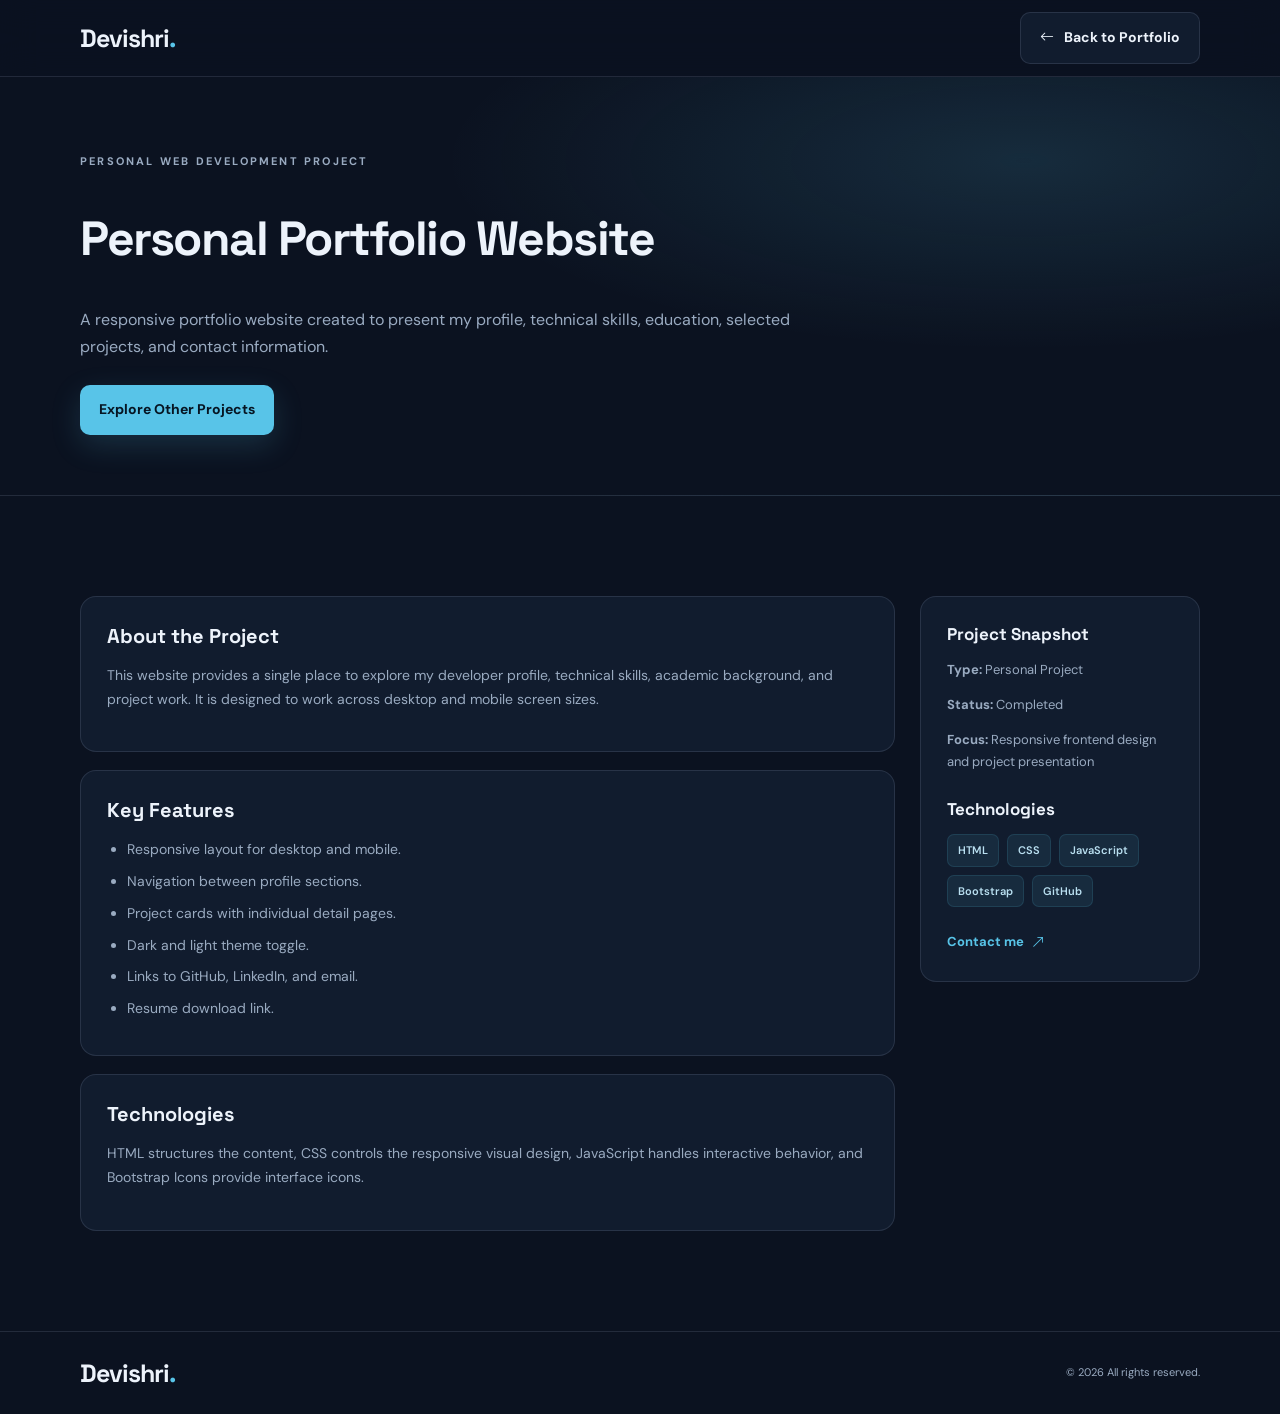
<file: portfolio-project.html>
<!DOCTYPE html>
<html lang="en">

<head>
    <meta charset="UTF-8">
    <meta name="viewport" content="width=device-width, initial-scale=1.0">

    <meta name="description" content="Responsive personal portfolio website built using HTML, CSS, JavaScript, and Bootstrap.">

    <title>Personal Portfolio Website | Devishri Motekar</title>

    <!-- Google Fonts -->
    <link href="https://fonts.googleapis.com/css2?family=DM+Sans:wght@400;500;600;700&family=Space+Grotesk:wght@500;600;700&display=swap" rel="stylesheet">

    <!-- Bootstrap Icons -->
    <link href="https://cdn.jsdelivr.net/npm/bootstrap-icons@1.11.3/font/bootstrap-icons.min.css" rel="stylesheet">

    <!-- Custom CSS -->
    <link rel="stylesheet" href="style.css">

    <style>
        .detail-hero {
            padding: 75px 0 60px;
            background: radial-gradient(ellipse at 80% 20%, rgba(88,196,232,.14), transparent 40%), var(--bg);
            border-bottom: 1px solid var(--line);
        }

        .detail-hero h1 {
            font: 700 clamp(32px,5vw,48px)/1.15 "Space Grotesk",sans-serif;
            max-width: 850px;
            letter-spacing: -1.5px;
        }

        .detail-hero p {
            color: var(--muted);
            max-width: 760px;
        }

        .detail-layout {
            display: grid;
            grid-template-columns: minmax(0,1fr) 280px;
            gap: 25px;
            align-items: start;
        }

        .detail-main {
            display: grid;
            gap: 18px;
        }

        .detail-card,
        .detail-aside {
            background: var(--surface);
            border: 1px solid var(--line);
            border-radius: 16px;
            padding: 26px;
        }

        .detail-card h2 {
            font: 700 20px "Space Grotesk",sans-serif;
            margin: 0 0 15px;
        }

        .detail-card p,
        .detail-card li {
            color: var(--muted);
            font-size: 14px;
        }

        .detail-card ul {
            padding-left: 20px;
            margin: 0;
        }

        .detail-card li {
            margin: 8px 0;
        }

        .detail-aside {
            position: sticky;
            top: 100px;
        }

        .detail-aside h3 {
            font: 700 17px "Space Grotesk",sans-serif;
            margin: 0 0 14px;
        }

        .detail-aside p {
            color: var(--muted);
            font-size: 13px;
        }

        .detail-aside .tags {
            margin-bottom: 20px;
        }

        .detail-actions {
            display: flex;
            gap: 12px;
            flex-wrap: wrap;
            margin-top: 25px;
        }

        .workflow {
            display: grid;
            gap: 10px;
            counter-reset: step;
        }

        .workflow div {
            padding: 12px 15px;
            border-radius: 9px;
            background: var(--surface-2);
            font-size: 13px;
            color: var(--text);
        }

        .workflow div:before {
            counter-increment: step;
            content: counter(step) ". ";
            color: var(--accent);
            font-weight: 700;
        }

        @media(max-width:800px) {
            .detail-layout {
                grid-template-columns: 1fr;
            }

            .detail-aside {
                position: static;
            }
        }
    </style>
</head>

<body>

    <!-- Header -->
    <header class="site-header">

        <nav class="nav container">

            <a class="brand" href="index.html">
                Devishri<span>.</span>
            </a>

            <a class="btn btn-secondary" href="index.html#projects">
                <i class="bi bi-arrow-left"></i>
                Back to Portfolio
            </a>

        </nav>

    </header>

    <!-- Hero Section -->
    <section class="detail-hero">

        <div class="container">

            <p class="eyebrow">
                PERSONAL WEB DEVELOPMENT PROJECT
            </p>

            <h1>Personal Portfolio Website</h1>

            <p>
                A responsive portfolio website created to present my
                profile, technical skills, education, selected projects,
                and contact information.
            </p>

            <div class="detail-actions">

                <a class="btn btn-primary" href="index.html#projects">
                    Explore Other Projects
                </a>

            </div>

        </div>

    </section>

    <!-- Main Content -->
    <main class="section">

        <div class="container detail-layout">

            <div class="detail-main">

                <!-- About Project -->
                <section class="detail-card">

                    <h2>About the Project</h2>

                    <p>
                        This website provides a single place to explore
                        my developer profile, technical skills, academic
                        background, and project work. It is designed
                        to work across desktop and mobile screen sizes.
                    </p>

                </section>

                <!-- Key Features -->
                <section class="detail-card">

                    <h2>Key Features</h2>

                    <ul>
                        <li>Responsive layout for desktop and mobile.</li>

                        <li>
                            Navigation between profile sections.
                        </li>

                        <li>
                            Project cards with individual detail pages.
                        </li>

                        <li>
                            Dark and light theme toggle.
                        </li>

                        <li>
                            Links to GitHub, LinkedIn, and email.
                        </li>

                        <li>
                            Resume download link.
                        </li>
                    </ul>

                </section>

                <!-- Technologies -->
                <section class="detail-card">

                    <h2>Technologies</h2>

                    <p>
                        HTML structures the content, CSS controls
                        the responsive visual design, JavaScript
                        handles interactive behavior, and Bootstrap
                        Icons provide interface icons.
                    </p>

                </section>

            </div>

            <!-- Sidebar -->
            <aside class="detail-aside">

                <h3>Project Snapshot</h3>

                <p>
                    <strong>Type:</strong> Personal Project
                </p>

                <p>
                    <strong>Status:</strong> Completed
                </p>

                <p>
                    <strong>Focus:</strong>
                    Responsive frontend design and project presentation
                </p>

                <h3 style="margin-top:25px">
                    Technologies
                </h3>

                <div class="tags">

                    <span>HTML</span>
                    <span>CSS</span>
                    <span>JavaScript</span>
                    <span>Bootstrap</span>
                    <span>GitHub</span>

                </div>

                <a class="text-link" href="index.html#contact">
                    Contact me
                    <i class="bi bi-arrow-up-right"></i>
                </a>

            </aside>

        </div>

    </main>

    <!-- Footer -->
    <footer class="footer">

        <div class="container footer-inner">

            <a class="brand" href="index.html">
                Devishri<span>.</span>
            </a>

            <small>
                © <span id="year"></span>
                All rights reserved.
            </small>

        </div>

    </footer>

    <!-- JavaScript -->
    <script src="script.js"></script>

</body>
</html>
</file>
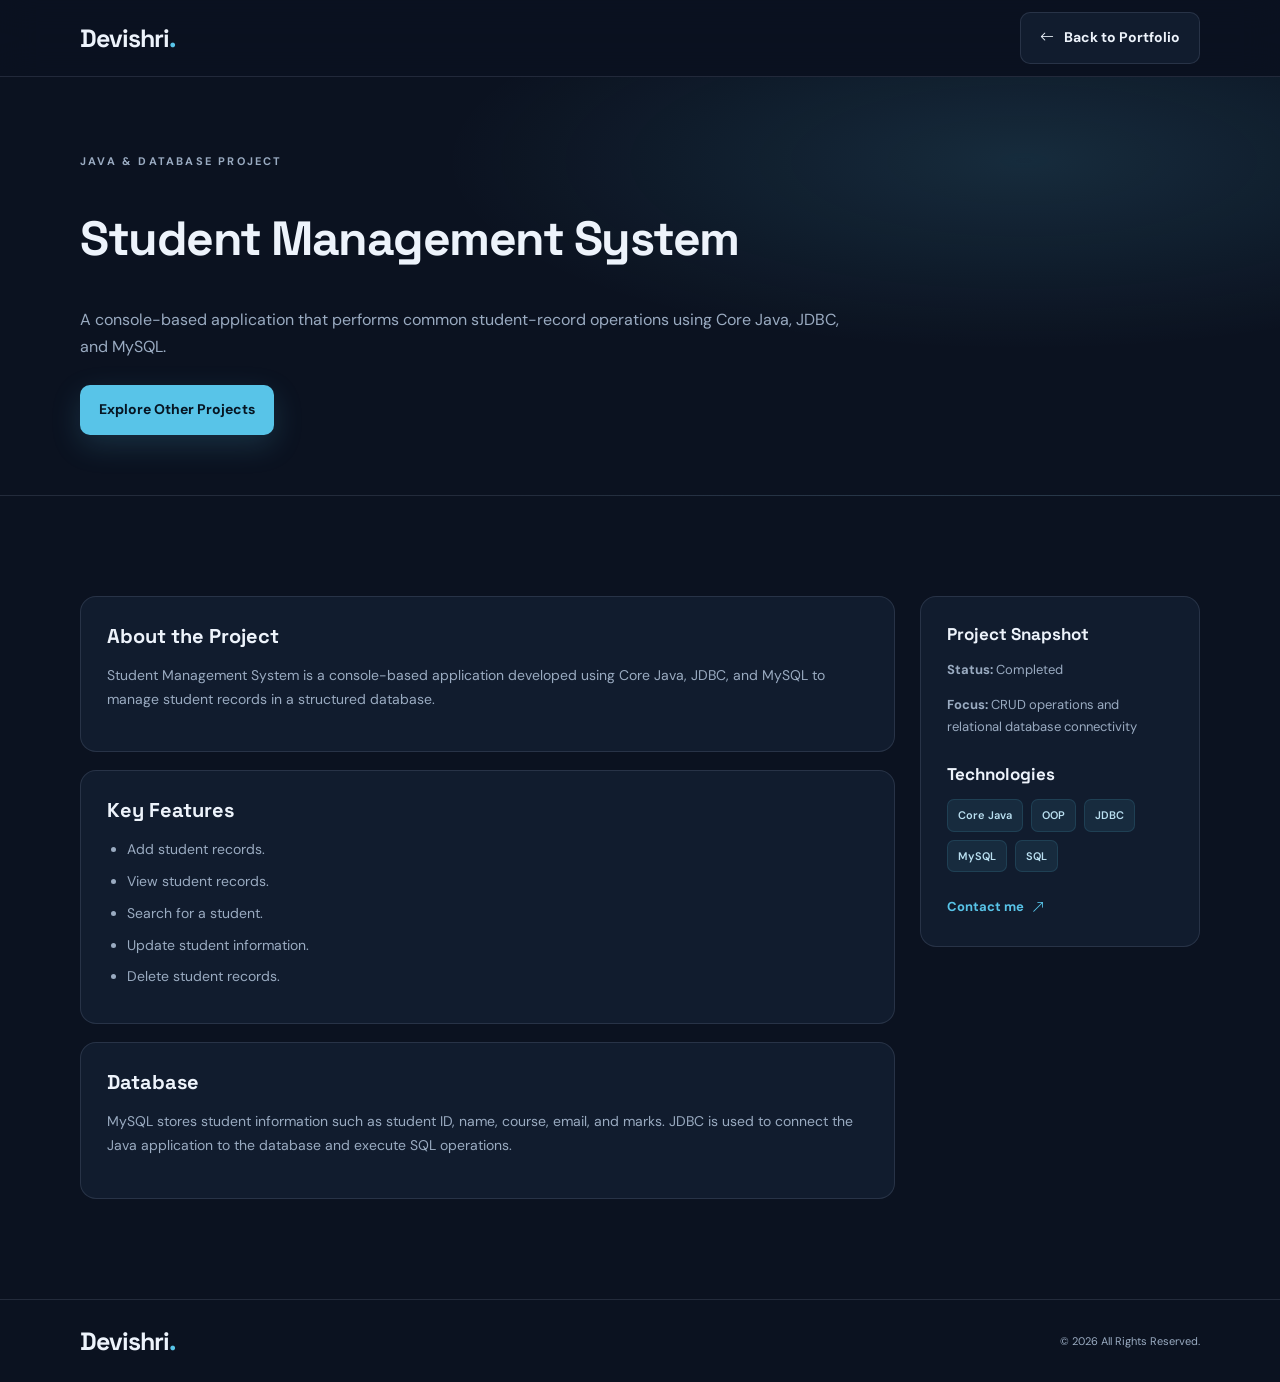
<file: student-project.html>
<!DOCTYPE html>
<html lang="en">

<head>
    <meta charset="UTF-8">
    <meta name="viewport" content="width=device-width, initial-scale=1.0">

    <meta name="description" content="Console-based Core Java and JDBC application for managing student records.">

    <title>Student Management System | Devishri Motekar</title>

    <!-- Google Fonts -->
    <link href="https://fonts.googleapis.com/css2?family=DM+Sans:wght@400;500;600;700&family=Space+Grotesk:wght@500;600;700&display=swap" rel="stylesheet">

    <!-- Bootstrap Icons -->
    <link href="https://cdn.jsdelivr.net/npm/bootstrap-icons@1.11.3/font/bootstrap-icons.min.css" rel="stylesheet">

    <!-- Custom CSS -->
    <link rel="stylesheet" href="style.css">

    <style>
        .detail-hero {
            padding: 75px 0 60px;
            background: radial-gradient(ellipse at 80% 20%, rgba(88,196,232,.14), transparent 40%), var(--bg);
            border-bottom: 1px solid var(--line);
        }

        .detail-hero h1 {
            font: 700 clamp(32px,5vw,48px)/1.15 "Space Grotesk",sans-serif;
            max-width: 850px;
            letter-spacing: -1.5px;
        }

        .detail-hero p {
            color: var(--muted);
            max-width: 760px;
        }

        .detail-layout {
            display: grid;
            grid-template-columns: minmax(0,1fr) 280px;
            gap: 25px;
            align-items: start;
        }

        .detail-main {
            display: grid;
            gap: 18px;
        }

        .detail-card,
        .detail-aside {
            background: var(--surface);
            border: 1px solid var(--line);
            border-radius: 16px;
            padding: 26px;
        }

        .detail-card h2 {
            font: 700 20px "Space Grotesk",sans-serif;
            margin: 0 0 15px;
        }

        .detail-card p,
        .detail-card li {
            color: var(--muted);
            font-size: 14px;
        }

        .detail-card ul {
            padding-left: 20px;
            margin: 0;
        }

        .detail-card li {
            margin: 8px 0;
        }

        .detail-aside {
            position: sticky;
            top: 100px;
        }

        .detail-aside h3 {
            font: 700 17px "Space Grotesk",sans-serif;
            margin: 0 0 14px;
        }

        .detail-aside p {
            color: var(--muted);
            font-size: 13px;
        }

        .detail-aside .tags {
            margin-bottom: 20px;
        }

        .detail-actions {
            display: flex;
            gap: 12px;
            flex-wrap: wrap;
            margin-top: 25px;
        }

        .workflow {
            display: grid;
            gap: 10px;
            counter-reset: step;
        }

        .workflow div {
            padding: 12px 15px;
            border-radius: 9px;
            background: var(--surface-2);
            font-size: 13px;
            color: var(--text);
        }

        .workflow div:before {
            counter-increment: step;
            content: counter(step) ". ";
            color: var(--accent);
            font-weight: 700;
        }

        @media(max-width:800px) {
            .detail-layout {
                grid-template-columns: 1fr;
            }

            .detail-aside {
                position: static;
            }
        }
    </style>
</head>

<body>

    <!-- Header -->
    <header class="site-header">
        <nav class="nav container">

            <a class="brand" href="index.html">
                Devishri<span>.</span>
            </a>

            <a class="btn btn-secondary" href="index.html#projects">
                <i class="bi bi-arrow-left"></i>
                Back to Portfolio
            </a>

        </nav>
    </header>

    <!-- Hero Section -->
    <section class="detail-hero">

        <div class="container">

            <p class="eyebrow">JAVA & DATABASE PROJECT</p>

            <h1>Student Management System</h1>

            <p>
                A console-based application that performs common
                student-record operations using Core Java, JDBC, and MySQL.
            </p>

            <div class="detail-actions">

                <a class="btn btn-primary" href="index.html#projects">
                    Explore Other Projects
                </a>

            </div>

        </div>

    </section>

    <!-- Main Content -->
    <main class="section">

        <div class="container detail-layout">

            <div class="detail-main">

                <!-- About Project -->
                <section class="detail-card">

                    <h2>About the Project</h2>

                    <p>
                        Student Management System is a console-based
                        application developed using Core Java, JDBC,
                        and MySQL to manage student records in a
                        structured database.
                    </p>

                </section>

                <!-- Key Features -->
                <section class="detail-card">

                    <h2>Key Features</h2>

                    <ul>
                        <li>Add student records.</li>
                        <li>View student records.</li>
                        <li>Search for a student.</li>
                        <li>Update student information.</li>
                        <li>Delete student records.</li>
                    </ul>

                </section>

                <!-- Database -->
                <section class="detail-card">

                    <h2>Database</h2>

                    <p>
                        MySQL stores student information such as
                        student ID, name, course, email, and marks.
                        JDBC is used to connect the Java application
                        to the database and execute SQL operations.
                    </p>

                </section>

            </div>

            <!-- Sidebar -->
            <aside class="detail-aside">

                <h3>Project Snapshot</h3>

                <p>
                    <strong>Status:</strong> Completed
                </p>

                <p>
                    <strong>Focus:</strong> CRUD operations and relational database connectivity
                </p>

                <h3 style="margin-top:25px">
                    Technologies
                </h3>

                <div class="tags">

                    <span>Core Java</span>
                    <span>OOP</span>
                    <span>JDBC</span>
                    <span>MySQL</span>
                    <span>SQL</span>

                </div>

                <a class="text-link" href="index.html#contact">
                    Contact me
                    <i class="bi bi-arrow-up-right"></i>
                </a>

            </aside>

        </div>

    </main>

    <!-- Footer -->
    <footer class="footer">

        <div class="container footer-inner">

            <a class="brand" href="index.html">
                Devishri<span>.</span>
            </a>

            <small>
                © <span id="year"></span> 
                All Rights Reserved.
            </small>

        </div>

    </footer>

    <!-- JavaScript -->
    <script src="script.js"></script>

</body>
</html>
</file>
<file: style.css>
:root {
    --bg: #0b1220;
    --surface: #111c2e;
    --surface-2: #152238;
    --text: #edf3fb;
    --muted: #9aabc1;
    --line: rgba(190, 210, 235, .13);
    --accent: #58c4e8;
    --accent-2: #8b7cff;
    --shadow: 0 22px 60px rgba(0, 0, 0, .22);
}

/* Global Styles */
* {
    box-sizing: border-box;
}

html {
    scroll-behavior: smooth;
    scroll-padding-top: 90px;
}

body {
    margin: 0;
    background: var(--bg);
    color: var(--text);
    font-family: "DM Sans", Arial, sans-serif;
    line-height: 1.7;
}

a {
    color: inherit;
    text-decoration: none;
}

button {
    font: inherit;
}

.container {
    width: min(1120px, calc(100% - 40px));
    margin: auto;
}

.section {
    padding: 100px 0;
}

.section-alt {
    background: linear-gradient(
        180deg,
        rgba(21, 34, 56, .55),
        rgba(17, 28, 46, .35)
    );
    border-block: 1px solid var(--line);
}

/* Header and Navigation */
.site-header {
    position: sticky;
    top: 0;
    z-index: 100;
    background: rgba(11, 18, 32, .88);
    backdrop-filter: blur(18px);
    border-bottom: 1px solid var(--line);
}

.nav {
    height: 76px;
    display: flex;
    align-items: center;
    justify-content: space-between;
}

.brand {
    font: 700 25px "Space Grotesk", sans-serif;
    letter-spacing: -1px;
}

.brand span,
.hero h1 span,
.section-heading h2 span,
.contact-grid h2 span {
    color: var(--accent);
}

.nav-links {
    display: flex;
    align-items: center;
    gap: 27px;
}

.nav-links > a {
    font-size: 14px;
    color: var(--muted);
    font-weight: 600;
    transition: .2s;
}

.nav-links > a:hover {
    color: var(--accent);
}

.icon-btn,
.nav-toggle {
    border: 1px solid var(--line);
    background: var(--surface);
    color: var(--text);
    width: 40px;
    height: 40px;
    border-radius: 12px;
    cursor: pointer;
}

.nav-toggle {
    display: none;
    font-size: 23px;
}

/* Hero Section */
.hero {
    min-height: 680px;
    display: flex;
    align-items: center;
    position: relative;
    overflow: hidden;
    background:
        radial-gradient(
            ellipse at 80% 30%,
            rgba(88, 196, 232, .13),
            transparent 36%
        ),
        radial-gradient(
            ellipse at 12% 90%,
            rgba(139, 124, 255, .10),
            transparent 35%
        );
}

.hero-grid {
    display: grid;
    grid-template-columns: 1.1fr .9fr;
    gap: 55px;
    align-items: center;
}

.eyebrow {
    font-size: 11px;
    letter-spacing: 2.2px;
    font-weight: 700;
    color: var(--accent);
    margin: 0 0 18px;
}

.status-dot {
    display: inline-block;
    width: 7px;
    height: 7px;
    border-radius: 50%;
    background: #5ee0a0;
    margin-right: 8px;
    box-shadow: 0 0 0 5px rgba(94, 224, 160, .1);
}

.hero h1 {
    font: 700 clamp(42px, 5vw, 65px)/1.08 "Space Grotesk", sans-serif;
    letter-spacing: -2.8px;
    margin: 0 0 17px;
}

.hero h2 {
    font: 600 clamp(19px, 2.2vw, 25px) "Space Grotesk", sans-serif;
    margin: 0 0 20px;
}

.muted {
    color: var(--muted);
}

.hero-text {
    max-width: 570px;
    color: var(--muted);
    font-size: 17px;
}

.hero-actions {
    display: flex;
    gap: 13px;
    flex-wrap: wrap;
    margin: 30px 0 25px;
}

.btn {
    display: inline-flex;
    align-items: center;
    gap: 10px;
    padding: 13px 19px;
    border-radius: 10px;
    font-weight: 700;
    font-size: 14px;
    transition: .2s;
}

.btn:hover {
    transform: translateY(-3px);
}

.btn-primary {
    background: var(--accent);
    color: #061522;
    box-shadow: 0 10px 30px rgba(88, 196, 232, .17);
}

.btn-secondary {
    border: 1px solid var(--line);
    background: var(--surface);
    color: var(--text);
}

.social-inline {
    display: flex;
    gap: 18px;
}

.social-inline a {
    font-size: 21px;
    color: var(--muted);
}

.social-inline a:hover {
    color: var(--accent);
}

/* Hero Illustration */
.hero-art {
    height: 390px;
    display: grid;
    place-items: center;
    position: relative;
}

.orbit {
    position: absolute;
    border: 1px solid rgba(88, 196, 232, .16);
    border-radius: 50%;
    width: 350px;
    height: 350px;
}

.orbit-two {
    width: 430px;
    height: 270px;
    transform: rotate(-28deg);
    border-color: rgba(139, 124, 255, .2);
}

.code-window {
    width: min(100%, 420px);
    background: #101d30;
    border: 1px solid rgba(160, 190, 220, .2);
    border-radius: 16px;
    box-shadow: var(--shadow);
    position: relative;
    z-index: 2;
    overflow: hidden;
    transform: rotate(-3deg);
}

.window-top {
    height: 43px;
    border-bottom: 1px solid var(--line);
    display: flex;
    align-items: center;
    gap: 7px;
    padding: 0 15px;
}

.window-top span {
    width: 8px;
    height: 8px;
    border-radius: 50%;
    background: #fa7777;
}

.window-top span:nth-child(2) {
    background: #f3c66a;
}

.window-top span:nth-child(3) {
    background: #65d49a;
}

.window-top small {
    margin-left: auto;
    color: var(--muted);
    font-size: 11px;
}

.code-lines {
    padding: 22px 18px 25px;
    font: 12px/2.2 ui-monospace, monospace;
    color: #d5e4f5;
}

.code-lines p {
    margin: 0;
    white-space: nowrap;
}

.code-lines b {
    color: #60748d;
    font-weight: 400;
    margin-right: 13px;
}

.code-purple {
    color: #c5a5ff;
}

.code-blue {
    color: #74c8ff;
}

.code-green {
    color: #a5df9d;
}

.floating-chip {
    position: absolute;
    z-index: 3;
    padding: 10px 14px;
    border: 1px solid var(--line);
    border-radius: 12px;
    background: var(--surface-2);
    box-shadow: var(--shadow);
    font-size: 12px;
    font-weight: 700;
}

.chip-java {
    top: 42px;
    right: 5px;
}

.chip-java i {
    color: #f2a65a;
    margin-right: 7px;
}

.chip-code {
    bottom: 43px;
    left: -12px;
    color: var(--accent);
}

.scroll-cue {
    position: absolute;
    bottom: 22px;
    left: 50%;
    transform: translateX(-50%);
    font-size: 11px;
    color: var(--muted);
    display: flex;
    align-items: center;
    gap: 9px;
}

.scroll-cue span {
    height: 25px;
    width: 15px;
    border: 1px solid var(--muted);
    border-radius: 10px;
    position: relative;
}

.scroll-cue span:after {
    content: "";
    position: absolute;
    width: 3px;
    height: 5px;
    background: var(--accent);
    border-radius: 3px;
    left: 5px;
    top: 5px;
}

/* Section Heading */
.section-heading {
    text-align: center;
    margin: 0 auto 48px;
}

.section-heading h2 {
    font: 700 clamp(32px, 4vw, 43px) "Space Grotesk", sans-serif;
    letter-spacing: -1.5px;
    margin: 0 0 8px;
}

.section-heading > p:last-child {
    color: var(--muted);
    margin: 0;
}

/* About Section */
.about-grid {
    display: grid;
    grid-template-columns: 1.3fr .9fr;
    gap: 25px;
}

.about-card,
.quick-facts,
.skill-card,
.project-card,
.education-card,
.contact-card {
    background: var(--surface);
    border: 1px solid var(--line);
    border-radius: 17px;
    box-shadow: 0 10px 35px rgba(0, 0, 0, .08);
}

.about-card {
    padding: 32px;
}

.about-icon {
    width: 48px;
    height: 48px;
    border-radius: 13px;
    background: rgba(88, 196, 232, .12);
    color: var(--accent);
    display: grid;
    place-items: center;
    font-size: 22px;
}

.about-card h3,
.skill-card h3,
.project-card h3,
.education-card h3 {
    font: 700 20px "Space Grotesk", sans-serif;
}

.about-card p {
    color: var(--muted);
}

.quick-facts {
    padding: 14px 25px;
    display: grid;
}

.fact {
    display: flex;
    align-items: center;
    gap: 15px;
    padding: 15px 0;
    border-bottom: 1px solid var(--line);
}

.fact:last-child {
    border: 0;
}

.fact-icon {
    width: 42px;
    height: 42px;
    display: grid;
    place-items: center;
    background: rgba(139, 124, 255, .12);
    color: #b3a9ff;
    border-radius: 12px;
    font-size: 19px;
}

.fact small,
.contact-card small {
    display: block;
    color: var(--muted);
    font-size: 11px;
}

.fact strong {
    font-size: 14px;
}

/* Skills Section */
.skills-grid {
    display: grid;
    grid-template-columns: repeat(3, 1fr);
    gap: 16px;
}

.skill-card {
    padding: 23px;
}

.skill-card-head {
    display: flex;
    align-items: center;
    gap: 12px;
    margin-bottom: 17px;
}

.skill-card-head i {
    font-size: 22px;
    color: var(--accent);
}

.skill-card h3 {
    margin: 0;
}

.tags {
    display: flex;
    flex-wrap: wrap;
    gap: 8px;
}

.tags span {
    display: inline-block;
    padding: 6px 10px;
    background: rgba(88, 196, 232, .09);
    border: 1px solid rgba(88, 196, 232, .13);
    color: #b9dff0;
    border-radius: 7px;
    font-size: 11px;
    font-weight: 600;
}

/* Projects Section */
.projects-grid {
    display: grid;
    grid-template-columns: repeat(2, 1fr);
    gap: 22px;
}

.project-card {
    overflow: hidden;
    transition: .25s;
}

.project-card:hover {
    transform: translateY(-5px);
    border-color: rgba(88, 196, 232, .35);
}

.project-visual {
    height: 155px;
    display: flex;
    align-items: center;
    justify-content: space-between;
    padding: 25px 30px;
    position: relative;
    overflow: hidden;
}

.project-visual:after {
    content: "";
    position: absolute;
    width: 190px;
    height: 190px;
    border: 1px solid rgba(255, 255, 255, .16);
    border-radius: 50%;
    right: 25px;
    top: -70px;
    box-shadow:
        0 0 0 22px rgba(255, 255, 255, .035),
        0 0 0 45px rgba(255, 255, 255, .025);
}

.project-visual i {
    font-size: 55px;
    color: white;
    position: relative;
    z-index: 1;
}

.project-visual span {
    font-size: 10px;
    letter-spacing: 1.5px;
    color: rgba(255, 255, 255, .8);
    font-weight: 700;
    position: relative;
    z-index: 1;
}

.visual-ml {
    background: linear-gradient(120deg, #155c7a, #4a68b7);
}

.visual-hotel {
    background: linear-gradient(120deg, #294b61, #6a70a6);
}

.visual-student {
    background: linear-gradient(120deg, #345a56, #368a91);
}

.visual-portfolio {
    background: linear-gradient(120deg, #51477e, #9276b8);
}

.project-content {
    padding: 23px 25px 25px;
}

.project-meta {
    display: flex;
    justify-content: space-between;
    gap: 10px;
    align-items: center;
    margin-bottom: 12px;
}

.project-label,
.project-state {
    font-size: 10px;
    color: var(--accent);
    font-weight: 700;
}

.project-state {
    color: #79d6a7;
}

.state-progress {
    color: #f0c77b;
}

.project-card h3 {
    font-size: 19px;
    margin: 0 0 10px;
}

.project-card p {
    font-size: 13px;
    color: var(--muted);
    min-height: 66px;
}

.project-content .tags {
    margin: 16px 0;
}

.project-content .tags span {
    font-size: 10px;
}

.text-link {
    font-size: 13px;
    color: var(--accent);
    font-weight: 700;
}

.text-link i {
    margin-left: 5px;
}

/* Education Section */
.education-card {
    max-width: 720px;
    margin: auto;
    padding: 28px;
    display: flex;
    align-items: center;
    gap: 22px;
}

.education-mark {
    width: 58px;
    height: 58px;
    flex: none;
    border-radius: 16px;
    background: rgba(88, 196, 232, .12);
    color: var(--accent);
    display: grid;
    place-items: center;
    font-size: 26px;
}

.education-period {
    font-size: 11px;
    color: var(--accent);
    font-weight: 700;
    text-transform: uppercase;
    letter-spacing: 1px;
}

.education-card h3 {
    margin: 5px 0;
}

.education-card p {
    margin: 0;
    color: var(--muted);
}

.education-card small {
    color: var(--muted);
}

/* Contact Section */
.contact-section {
    background: radial-gradient(
        ellipse at 10% 80%,
        rgba(139, 124, 255, .12),
        transparent 35%
    );
}

.contact-grid {
    display: grid;
    grid-template-columns: 1fr 1fr;
    gap: 60px;
    align-items: center;
}

.contact-grid h2 {
    font: 700 clamp(32px, 4vw, 45px)/1.2 "Space Grotesk", sans-serif;
    letter-spacing: -1.5px;
}

.contact-intro {
    max-width: 460px;
    color: var(--muted);
}

.contact-card {
    padding: 10px 24px;
}

.contact-card a {
    display: flex;
    align-items: center;
    gap: 15px;
    padding: 18px 0;
    border-bottom: 1px solid var(--line);
}

.contact-card a:last-child {
    border: 0;
}

.contact-card a > i:first-child {
    font-size: 22px;
    color: var(--accent);
    width: 25px;
}

.contact-card strong {
    font-size: 13px;
}

.contact-card a:hover strong {
    color: var(--accent);
}

/* Footer */
.footer {
    border-top: 1px solid var(--line);
    padding: 25px 0;
}

.footer-inner {
    display: flex;
    align-items: center;
    justify-content: space-between;
    gap: 15px;
}

.footer p,
.footer small {
    font-size: 11px;
    color: var(--muted);
    margin: 0;
}

/* Light Theme */
body.light-theme {
    --bg: #f4f7fb;
    --surface: #fff;
    --surface-2: #edf3fa;
    --text: #172337;
    --muted: #5c6c80;
    --line: rgba(23, 35, 55, .13);
    --shadow: 0 22px 60px rgba(27, 54, 85, .12);
}

body.light-theme .site-header {
    background: rgba(244, 247, 251, .9);
}

body.light-theme .code-window {
    background: #172337;
}

body.light-theme .tags span {
    color: #24617a;
}

body.light-theme .project-visual span {
    color: #fff;
}

/* Tablet Responsive Design */
@media (max-width: 850px) {
    .hero-grid {
        grid-template-columns: 1fr;
        gap: 15px;
    }

    .hero {
        padding: 80px 0 75px;
    }

    .hero-art {
        height: 330px;
    }

    .about-grid,
    .contact-grid {
        grid-template-columns: 1fr;
        gap: 22px;
    }

    .skills-grid {
        grid-template-columns: repeat(2, 1fr);
    }

    .nav-toggle {
        display: block;
    }

    .nav-links {
        display: none;
        position: absolute;
        top: 76px;
        left: 0;
        right: 0;
        background: var(--surface);
        padding: 20px;
        flex-direction: column;
        align-items: stretch;
        border-bottom: 1px solid var(--line);
    }

    .nav-links.open {
        display: flex;
    }

    .nav-links > a {
        padding: 7px;
    }

    .icon-btn {
        width: 100%;
    }
}

/* Mobile Responsive Design */
@media (max-width: 600px) {
    .container {
        width: min(100% - 30px, 1120px);
    }

    .section {
        padding: 72px 0;
    }

    .hero h1 {
        letter-spacing: -1.8px;
    }

    .hero-art {
        height: 285px;
    }

    .orbit {
        width: 270px;
        height: 270px;
    }

    .orbit-two {
        width: 320px;
        height: 210px;
    }

    .code-window {
        transform: none;
    }

    .chip-java {
        right: -3px;
        top: 10px;
    }

    .chip-code {
        left: -4px;
        bottom: 8px;
    }

    .skills-grid,
    .projects-grid {
        grid-template-columns: 1fr;
    }

    .project-card p {
        min-height: 0;
    }

    .footer-inner {
        flex-direction: column;
        text-align: center;
    }

    .education-card {
        align-items: flex-start;
        padding: 20px;
    }

    .project-meta {
        align-items: flex-start;
        flex-direction: column;
    }
}
</file>
